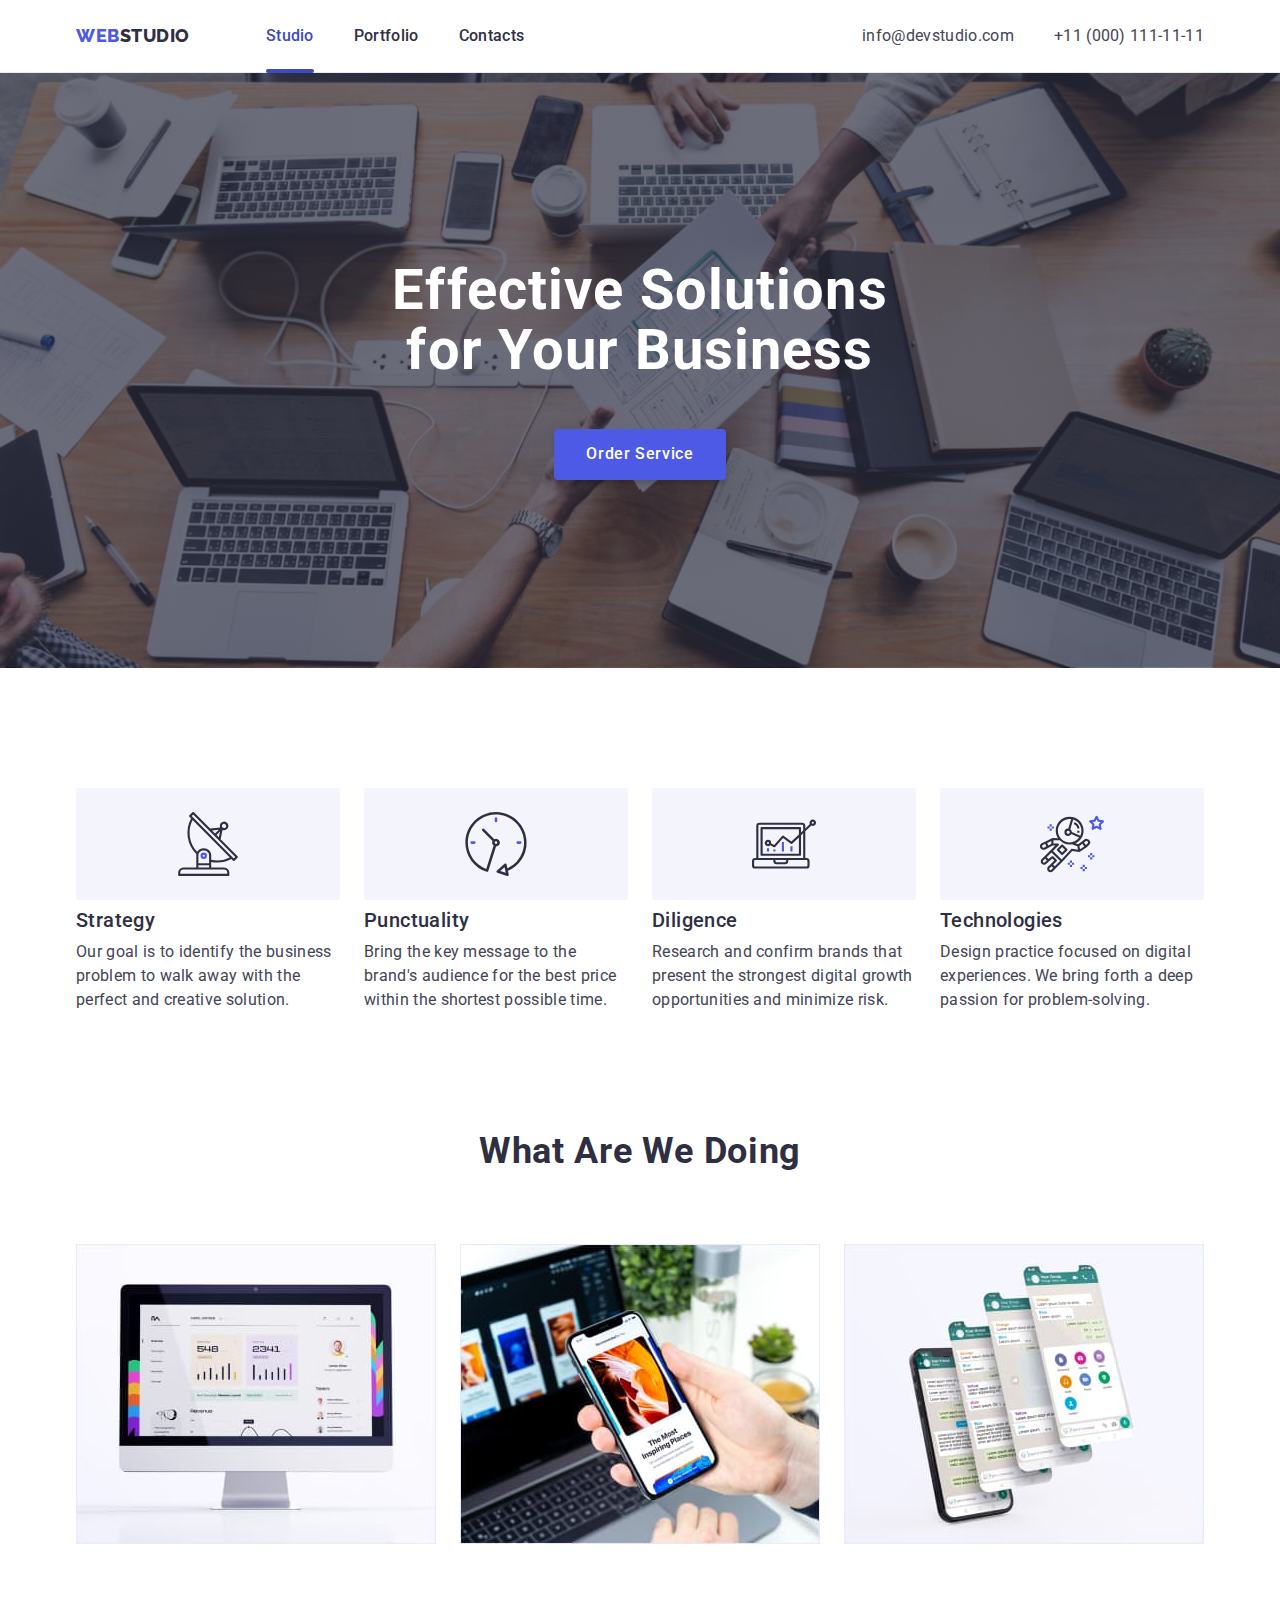
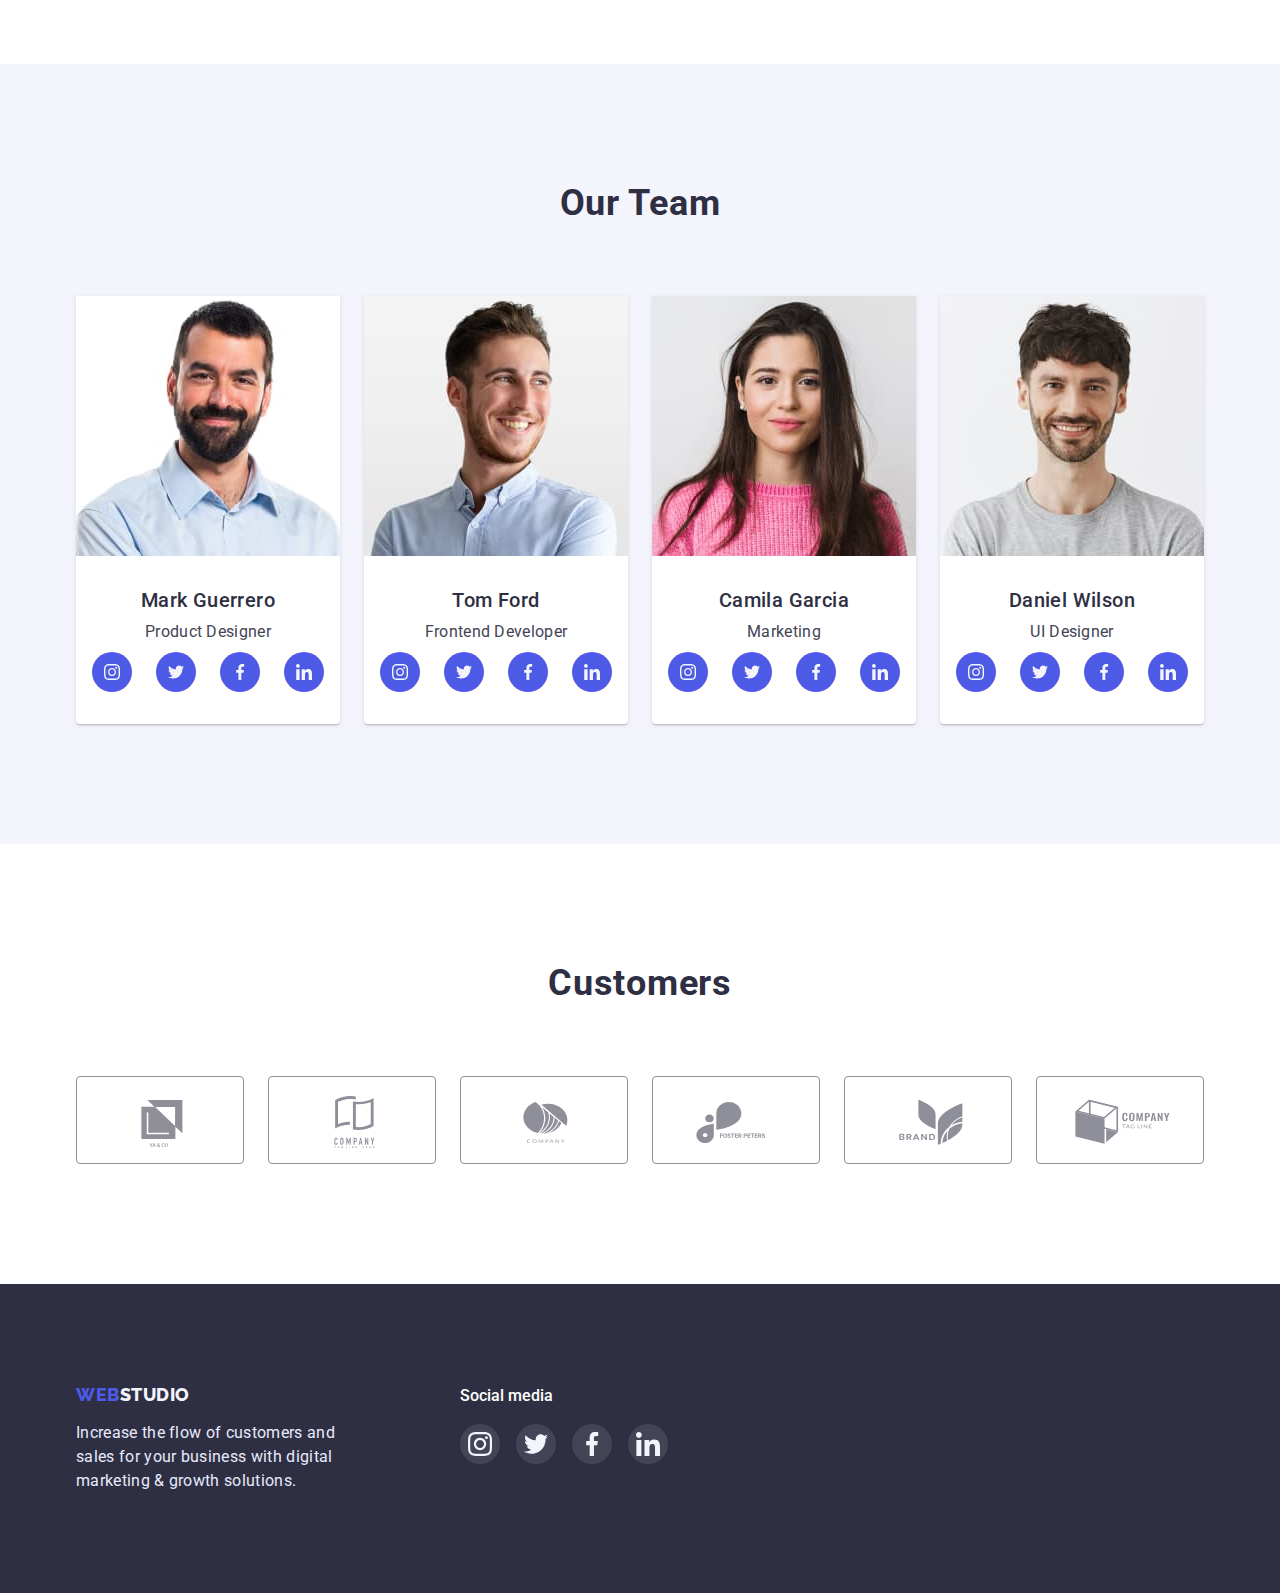
<file: index.html>
<!DOCTYPE html>
<html lang="en">
  <head>
    <meta charset="UTF-8" />
    <meta http-equiv="X-UA-Compatible" content="IE=edge" />
    <meta name="viewport" content="width=device-width, initial-scale=1.0" />
    <title>WebStudio</title>
    <link rel="preconnect" href="https://fonts.googleapis.com" />
    <link rel="preconnect" href="https://fonts.gstatic.com" crossorigin />
    <link
      href="https://fonts.googleapis.com/css2?family=Raleway:wght@800&family=Roboto:wght@400;500;700;900&display=swap"
      rel="stylesheet"
    />
    <link
      rel="stylesheet"
      href="https://cdnjs.cloudflare.com/ajax/libs/modern-normalize/1.0.0/modern-normalize.min.css"
    />
    <link rel="stylesheet" href="./css/styles.css" />
  </head>

  <body>
    <header class="header">
      <div class="container header-container">
        <nav class="header-nav">
          <a href="./index.html" class="header-logo-link"
            ><span class="header-logo-linkweb">Web</span>Studio</a
          >
          <ul class="header-list list">
            <li class="header-item item">
              <a href="./index.html" class="header-nav-link current-page"
                >Studio</a
              >
            </li>
            <li class="header-item item">
              <a href="./portfolio.html" class="header-nav-link link"
                >Portfolio</a
              >
            </li>
            <li class="header-item item">
              <a href="#" class="header-nav-link link">Contacts</a>
            </li>
          </ul>
        </nav>

        <address class="contacts">
          <ul class="contacts-list list">
            <li class="contacts-item">
              <a href="mailto:info@devstudio.com" class="contacts-link link"
                >info@devstudio.com</a
              >
            </li>
            <li class="contacts-item">
              <a href="tel:+110001111111" class="contacts-link link"
                >+11 (000) 111-11-11</a
              >
            </li>
          </ul>
        </address>
      </div>
    </header>

    <main>
      <section class="section hero">
        <div class="container hero-container">
          <h1 class="hero-title">Effective Solutions for Your Business</h1>
          <button type="button" class="hero-btn btn" data-modal-open>
            Order Service
          </button>
        </div>
      </section>

      <section class="section features">
        <div class="container features-container">
          <h2 class="visually-hidden">Our Features</h2>
          <ul class="features-list list">
            <li class="features-item icon-antenna">
              <h3 class="features-item-title">Strategy</h3>
              <p class="features-item-text">
                Our goal is to identify the business problem to walk away with
                the perfect and creative solution.
              </p>
            </li>
            <li class="features-item icon-clock">
              <h3 class="features-item-title">Punctuality</h3>
              <p class="features-item-text">
                Bring the key message to the brand's audience for the best price
                within the shortest possible time.
              </p>
            </li>
            <li class="features-item icon-diagram">
              <h3 class="features-item-title">Diligence</h3>
              <p class="features-item-text">
                Research and confirm brands that present the strongest digital
                growth opportunities and minimize risk.
              </p>
            </li>
            <li class="features-item icon-astronaut">
              <h3 class="features-item-title">Technologies</h3>
              <p class="features-item-text">
                Design practice focused on digital experiences. We bring forth a
                deep passion for problem-solving.
              </p>
            </li>
          </ul>
        </div>
      </section>

      <section class="section about">
        <div class="container about-container">
          <h2 class="about-title">What are we doing</h2>
          <ul class="about-list list">
            <li class="about-item">
              <img
                src="./images/desktop.jpg"
                alt="Website on monitor screen"
                width="360"
              />
            </li>
            <li class="about-item">
              <img src="./images/phone.jpg" alt="Phone in hand" width="360" />
            </li>
            <li class="about-item">
              <img
                src="./images/mobile.jpg"
                alt="Messenger on the phone screen"
                width="360"
              />
            </li>
          </ul>
        </div>
      </section>

      <section class="section team">
        <div class="container team-container">
          <h2 class="team-title">Our Team</h2>
          <ul class="team-list list">
            <li class="team-item">
              <img src="./images/mark.jpg" alt="Mark Guerrero" width="264" />
              <div class="team-item-content">
                <h3 class="team-item-title">Mark Guerrero</h3>
                <p class="team-item-text">Product Designer</p>
                <ul class="team-icon list">
                  <li>
                    <a
                      href="https://www.instagram.com/"
                      target="_blank"
                      title="Instagram"
                      class="link"
                    >
                      <svg width="16" height="16">
                        <use href="./images/icons.svg#TeamInstagram"></use>
                      </svg>
                    </a>
                  </li>
                  <li>
                    <a
                      href="https://twitter.com/"
                      target="_blank"
                      title="Twitter"
                      class="link"
                    >
                      <svg width="16" height="16">
                        <use href="./images/icons.svg#TeamTwitter"></use>
                      </svg>
                    </a>
                  </li>
                  <li>
                    <a
                      href="https://www.facebook.com/"
                      target="_blank"
                      title="Facebook"
                      class="link"
                    >
                      <svg width="16" height="16">
                        <use href="./images/icons.svg#TeamFacebook"></use>
                      </svg>
                    </a>
                  </li>
                  <li>
                    <a
                      href="https://www.linkedin.com/"
                      target="_blank"
                      title="linkedin"
                      class="link"
                    >
                      <svg width="16" height="16">
                        <use href="./images/icons.svg#TeamLinkedIn"></use>
                      </svg>
                    </a>
                  </li>
                </ul>
              </div>
            </li>
            <li class="team-item">
              <img src="./images/tom.jpg" alt="Tom Ford" width="264" />
              <div class="team-item-content">
                <h3 class="team-item-title">Tom Ford</h3>
                <p class="team-item-text">Frontend Developer</p>
                <ul class="team-icon list">
                  <li>
                    <a
                      href="https://www.instagram.com/"
                      target="_blank"
                      title="Instagram"
                      class="link"
                    >
                      <svg width="16" height="16">
                        <use href="./images/icons.svg#TeamInstagram"></use>
                      </svg>
                    </a>
                  </li>
                  <li>
                    <a
                      href="https://twitter.com/"
                      target="_blank"
                      title="Twitter"
                      class="link"
                    >
                      <svg width="16" height="16">
                        <use href="./images/icons.svg#TeamTwitter"></use>
                      </svg>
                    </a>
                  </li>
                  <li>
                    <a
                      href="https://www.facebook.com/"
                      target="_blank"
                      title="Facebook"
                      class="link"
                    >
                      <svg width="16" height="16">
                        <use href="./images/icons.svg#TeamFacebook"></use>
                      </svg>
                    </a>
                  </li>
                  <li>
                    <a
                      href="https://www.linkedin.com/"
                      target="_blank"
                      title="linkedin"
                      class="link"
                    >
                      <svg width="16" height="16">
                        <use href="./images/icons.svg#TeamLinkedIn"></use>
                      </svg>
                    </a>
                  </li>
                </ul>
              </div>
            </li>
            <li class="team-item">
              <img src="./images/camila.jpg" alt="Camila Garcia" width="264" />
              <div class="team-item-content">
                <h3 class="team-item-title">Camila Garcia</h3>
                <p class="team-item-text">Marketing</p>
                <ul class="team-icon list">
                  <li>
                    <a
                      href="https://www.instagram.com/"
                      target="_blank"
                      title="Instagram"
                      class="link"
                    >
                      <svg width="16" height="16">
                        <use href="./images/icons.svg#TeamInstagram"></use>
                      </svg>
                    </a>
                  </li>
                  <li>
                    <a
                      href="https://twitter.com/"
                      target="_blank"
                      title="Twitter"
                      class="link"
                    >
                      <svg width="16" height="16">
                        <use href="./images/icons.svg#TeamTwitter"></use>
                      </svg>
                    </a>
                  </li>
                  <li>
                    <a
                      href="https://www.facebook.com/"
                      target="_blank"
                      title="Facebook"
                      class="link"
                    >
                      <svg width="16" height="16">
                        <use href="./images/icons.svg#TeamFacebook"></use>
                      </svg>
                    </a>
                  </li>
                  <li>
                    <a
                      href="https://www.linkedin.com/"
                      target="_blank"
                      title="linkedin"
                      class="link"
                    >
                      <svg width="16" height="16">
                        <use href="./images/icons.svg#TeamLinkedIn"></use>
                      </svg>
                    </a>
                  </li>
                </ul>
              </div>
            </li>
            <li class="team-item">
              <img src="./images/daniel.jpg" alt="Daniel Wilson" width="264" />
              <div class="team-item-content">
                <h3 class="team-item-title">Daniel Wilson</h3>
                <p class="team-item-text">UI Designer</p>
                <ul class="team-icon list">
                  <li>
                    <a
                      href="https://www.instagram.com/"
                      target="_blank"
                      title="Instagram"
                      class="link"
                    >
                      <svg width="16" height="16">
                        <use href="./images/icons.svg#TeamInstagram"></use>
                      </svg>
                    </a>
                  </li>
                  <li>
                    <a
                      href="https://twitter.com/"
                      target="_blank"
                      title="Twitter"
                      class="link"
                    >
                      <svg width="16" height="16">
                        <use href="./images/icons.svg#TeamTwitter"></use>
                      </svg>
                    </a>
                  </li>
                  <li>
                    <a
                      href="https://www.facebook.com/"
                      target="_blank"
                      title="Facebook"
                      class="link"
                    >
                      <svg width="16" height="16">
                        <use href="./images/icons.svg#TeamFacebook"></use>
                      </svg>
                    </a>
                  </li>
                  <li>
                    <a
                      href="https://www.linkedin.com/"
                      target="_blank"
                      title="linkedin"
                      class="link"
                    >
                      <svg width="16" height="16">
                        <use href="./images/icons.svg#TeamLinkedIn"></use>
                      </svg>
                    </a>
                  </li>
                </ul>
              </div>
            </li>
          </ul>
        </div>
      </section>

      <section class="section customers">
        <div class="container customers-container">
          <h2 class="customers-title">Customers</h2>
          <ul class="customers-list list">
            <li class="customers-item">
              <a
                href="#"
                target="_blank"
                title="YA and CO"
                class="customers-link link"
              >
                <svg width="104" height="56" class="customers-icon">
                  <use href="./images/icons.svg#Logo1YACO"></use>
                </svg>
              </a>
            </li>
            <li class="customers-item">
              <a
                href="#"
                target="_blank"
                title="Company Tagline Here"
                class="customers-link link"
              >
                <svg width="104" height="56" class="customers-icon">
                  <use href="./images/icons.svg#Logo2TagHere"></use>
                </svg>
              </a>
            </li>
            <li class="customers-item">
              <a
                href="#"
                target="_blank"
                title="Company"
                class="customers-link link"
              >
                <svg width="104" height="56" class="customers-icon">
                  <use href="./images/icons.svg#Logo3Company"></use>
                </svg>
              </a>
            </li>
            <li class="customers-item">
              <a
                href="#"
                target="_blank"
                title="Foster Peters"
                class="customers-link link"
              >
                <svg width="104" height="56" class="customers-icon">
                  <use href="./images/icons.svg#Logo4Foster"></use>
                </svg>
              </a>
            </li>
            <li class="customers-item">
              <a
                href="#"
                target="_blank"
                title="Brand"
                class="customers-link link"
              >
                <svg width="104" height="56" class="customers-icon">
                  <use href="./images/icons.svg#Logo5Brand"></use>
                </svg>
              </a>
            </li>
            <li class="customers-item">
              <a
                href="#"
                target="_blank"
                title="Company Tag Line"
                class="customers-link link"
              >
                <svg width="104" height="56" class="customers-icon">
                  <use href="./images/icons.svg#Logo6TagLine"></use>
                </svg>
              </a>
            </li>
          </ul>
        </div>
      </section>
    </main>

    <footer class="footer">
      <div class="container footer-container">
        <div class="footer-logo">
          <a href="./index.html" class="footer-logo-link"
            ><span class="footer-logo-linkweb">Web</span>Studio</a
          >
          <p class="footer-text">
            Increase the flow of customers and sales for your business with
            digital marketing & growth solutions.
          </p>
        </div>

        <div class="footer-social">
          <h3 class="social-title">Social media</h3>
          <ul class="social-list list">
            <li class="social-item">
              <a
                href="https://www.instagram.com/"
                target="_blank"
                title="Instagram"
                class="social-icon link"
              >
                <svg width="24" height="24">
                  <use href="./images/icons.svg#FooterInstagram"></use>
                </svg>
              </a>
            </li>
            <li class="social-item">
              <a
                href="https://twitter.com/"
                target="_blank"
                title="Twitter"
                class="social-icon link"
              >
                <svg width="24" height="24">
                  <use href="./images/icons.svg#FooterTwitter"></use>
                </svg>
              </a>
            </li>
            <li class="social-item">
              <a
                href="https://www.facebook.com/"
                target="_blank"
                title="Facebook"
                class="social-icon link"
              >
                <svg width="24" height="24">
                  <use href="./images/icons.svg#FooterFacebook"></use>
                </svg>
              </a>
            </li>
            <li class="social-item">
              <a
                href="https://www.linkedin.com/"
                target="_blank"
                title="linkedin"
                class="social-icon link"
              >
                <svg width="24" height="24">
                  <use href="./images/icons.svg#FooterLinkedIn"></use>
                </svg>
              </a>
            </li>
          </ul>
        </div>
      </div>
    </footer>

    <div class="backdrop is-hidden" data-modal>
      <div class="modal">
        <button type="button" class="modal-btn-close btn" data-modal-close>
          <svg class="modal-icon-close" width="8" height="8">
            <use href="./images/icons.svg#modal-icon-close"></use>
          </svg>
        </button>
      </div>
    </div>

    <script src="./js/modal.js"></script>
  </body>
</html>
</file>
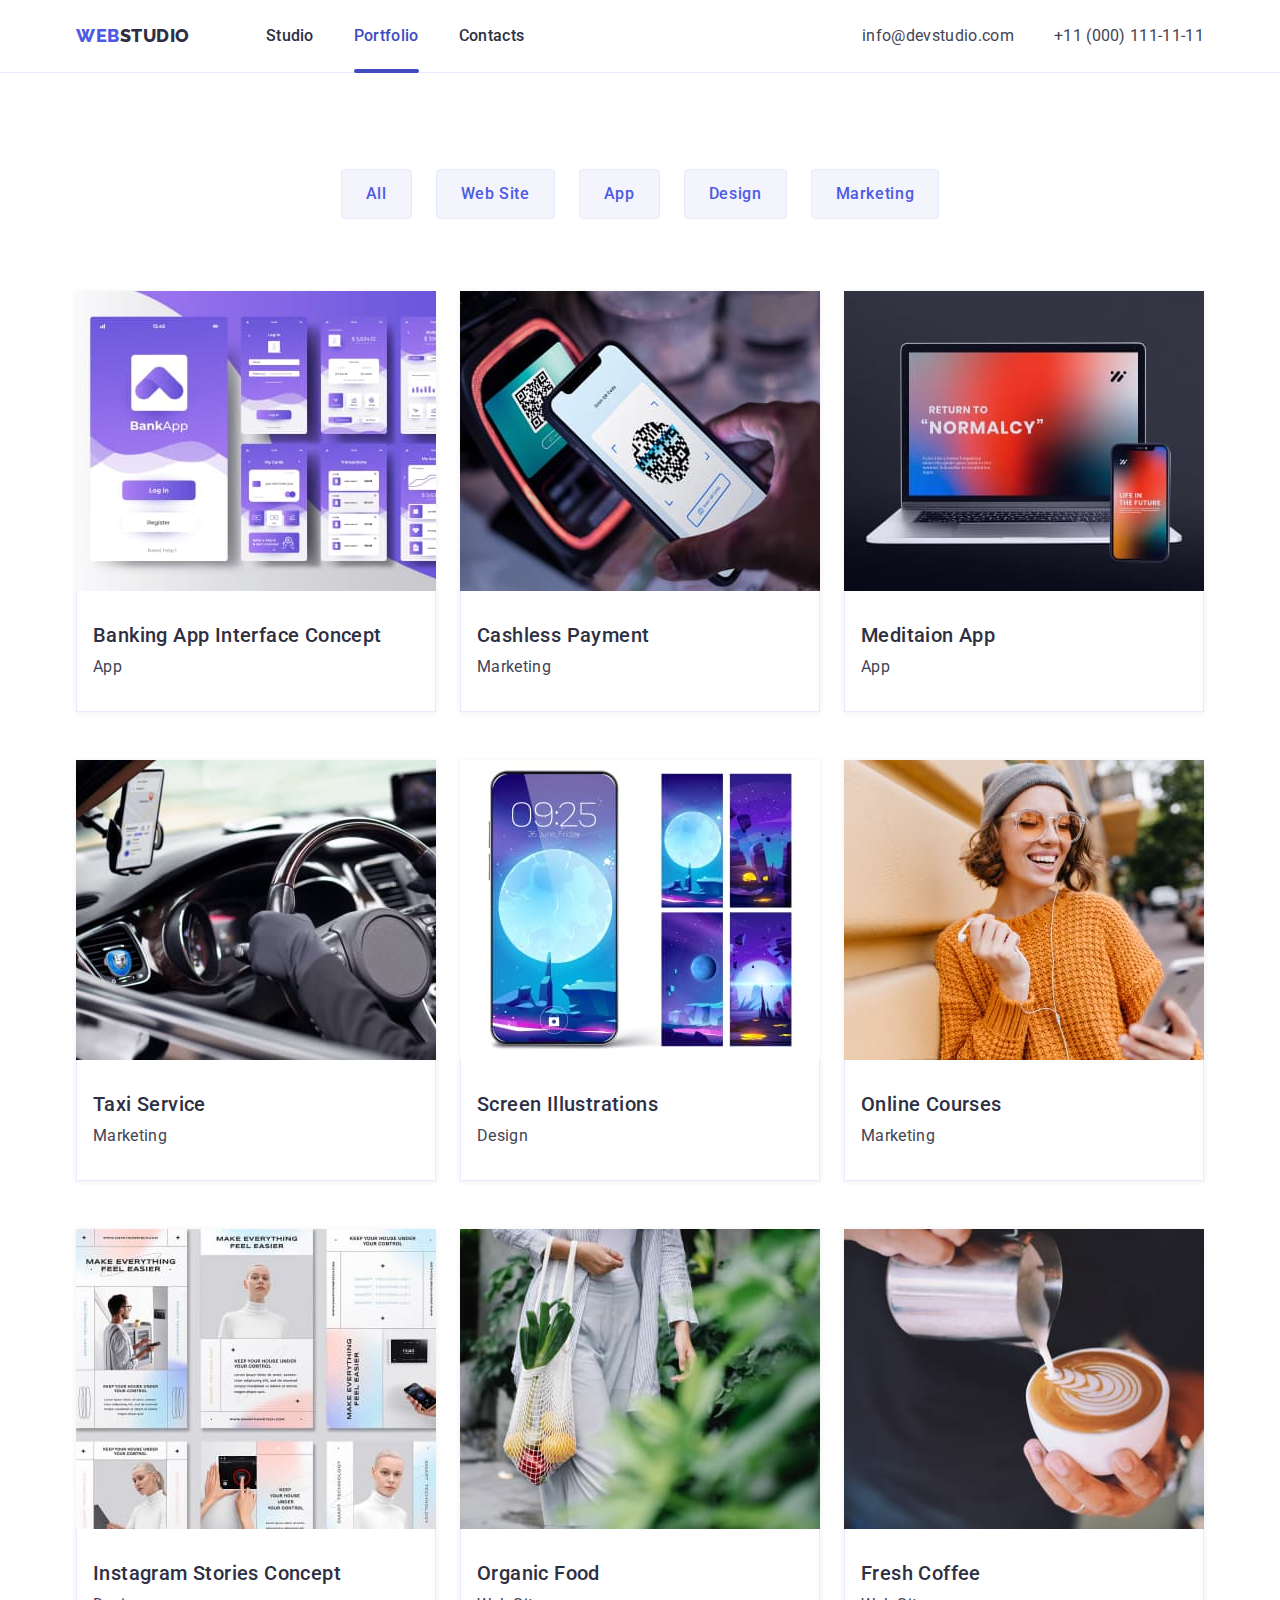
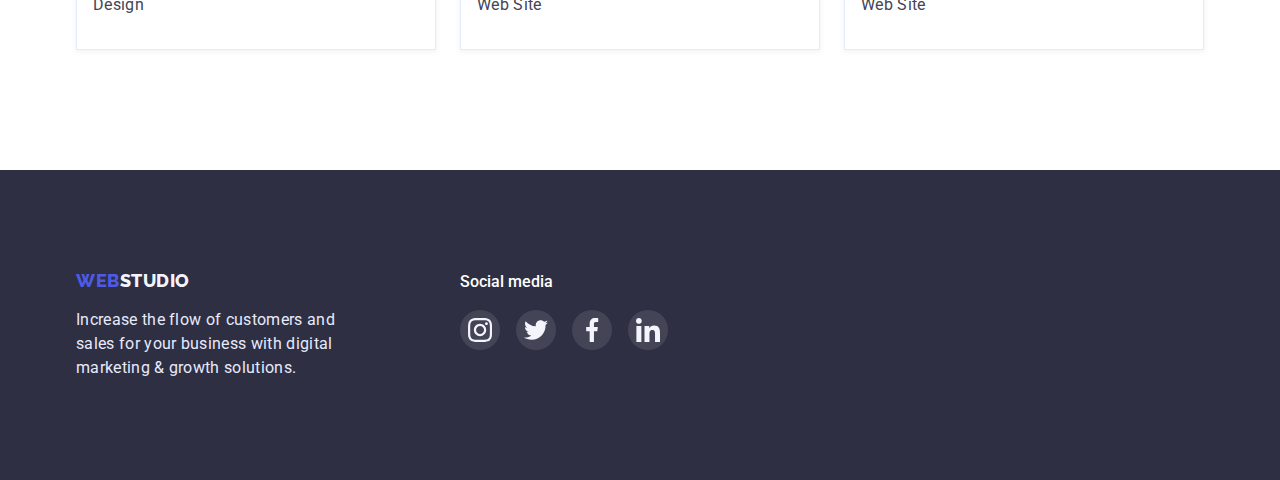
<file: portfolio.html>
<!DOCTYPE html>
<html lang="en">
  <head>
    <meta charset="UTF-8" />
    <meta http-equiv="X-UA-Compatible" content="IE=edge" />
    <meta name="viewport" content="width=device-width, initial-scale=1.0" />
    <title>WebStudio</title>
    <link rel="preconnect" href="https://fonts.googleapis.com" />
    <link rel="preconnect" href="https://fonts.gstatic.com" crossorigin />
    <link
      href="https://fonts.googleapis.com/css2?family=Raleway:wght@800&family=Roboto:wght@400;500;700;900&display=swap"
      rel="stylesheet"
    />
    <link
      rel="stylesheet"
      href="https://cdnjs.cloudflare.com/ajax/libs/modern-normalize/1.0.0/modern-normalize.min.css"
    />
    <link rel="stylesheet" href="./css/styles.css" />
  </head>
  <body>
    <header class="header">
      <div class="container header-container">
        <nav class="header-nav">
          <a href="./index.html" class="header-logo-link"
            ><span class="header-logo-linkweb">Web</span>Studio</a
          >
          <ul class="header-list list">
            <li class="header-item">
              <a href="./index.html" class="header-nav-link link">Studio</a>
            </li>
            <li class="header-item">
              <a href="./portfolio.html" class="header-nav-link current-page"
                >Portfolio</a
              >
            </li>
            <li class="header-item">
              <a href="#" class="header-nav-link link">Contacts</a>
            </li>
          </ul>
        </nav>
        <address class="contacts">
          <ul class="contacts-list list">
            <li class="contacts-item">
              <a href="mailto:info@devstudio.com" class="contacts-link link"
                >info@devstudio.com</a
              >
            </li>
            <li class="contacts-item">
              <a href="tel:+110001111111" class="contacts-link link"
                >+11 (000) 111-11-11</a
              >
            </li>
          </ul>
        </address>
      </div>
    </header>

    <main>
      <section class="section filter">
        <div class="container filter-container">
          <ul class="filter-list list">
            <li class="filter-item">
              <button type="button" class="filter-btn btn">All</button>
            </li>
            <li class="filter-item">
              <button type="button" class="filter-btn btn">Web Site</button>
            </li>
            <li class="filter-item">
              <button type="button" class="filter-btn btn">App</button>
            </li>
            <li class="filter-item">
              <button type="button" class="filter-btn btn">Design</button>
            </li>
            <li class="filter-item">
              <button type="button" class="filter-btn btn">Marketing</button>
            </li>
          </ul>

          <ul class="cadr-list list">
            <li class="card-item">
              <a href="#" class="card-link link">
                <div class="overlay-thumb">
                  <img
                    src="./images/bankingapp.jpg"
                    alt="Banking App Interface Concept"
                    width="360"
                  />
                  <div class="overlay-content">
                    <p class="overlay-text">
                      14 Stylish and User-Friendly App Design Concepts · Task
                      Manager App · Calorie Tracker App · Exotic Fruit Ecommerce
                      App · Cloud Storage App
                    </p>
                  </div>
                </div>
                <div class="card-item-content">
                  <h3 class="card-item-title">Banking App Interface Concept</h3>
                  <p class="card-item-text">App</p>
                </div>
              </a>
            </li>

            <li class="card-item">
              <a href="#" class="card-link link">
                <div class="overlay-thumb">
                  <img
                    src="./images/cashless.jpg"
                    alt="Cashless Payment"
                    width="360"
                  />
                  <div class="overlay-content">
                    <p class="overlay-text">
                      14 Stylish and User-Friendly App Design Concepts · Task
                      Manager App · Calorie Tracker App · Exotic Fruit Ecommerce
                      App · Cloud Storage App
                    </p>
                  </div>
                </div>
                <div class="card-item-content">
                  <h3 class="card-item-title">Cashless Payment</h3>
                  <p class="card-item-text">Marketing</p>
                </div>
              </a>
            </li>

            <li class="card-item">
              <a href="#" class="card-link link">
                <div class="overlay-thumb">
                  <img
                    src="./images/meditaionapp.jpg"
                    alt="Meditaion App"
                    width="360"
                  />
                  <div class="overlay-content">
                    <p class="overlay-text">
                      14 Stylish and User-Friendly App Design Concepts · Task
                      Manager App · Calorie Tracker App · Exotic Fruit Ecommerce
                      App · Cloud Storage App
                    </p>
                  </div>
                </div>
                <div class="card-item-content">
                  <h3 class="card-item-title">Meditaion App</h3>
                  <p class="card-item-text">App</p>
                </div>
              </a>
            </li>

            <li class="card-item">
              <a href="#" class="card-link link">
                <div class="overlay-thumb">
                  <img
                    src="./images/taxiservice.jpg"
                    alt="Taxi Service"
                    width="360"
                  />
                  <div class="overlay-content">
                    <p class="overlay-text">
                      14 Stylish and User-Friendly App Design Concepts · Task
                      Manager App · Calorie Tracker App · Exotic Fruit Ecommerce
                      App · Cloud Storage App
                    </p>
                  </div>
                </div>
                <div class="card-item-content">
                  <h3 class="card-item-title">Taxi Service</h3>
                  <p class="card-item-text">Marketing</p>
                </div>
              </a>
            </li>

            <li class="card-item">
              <a href="#" class="card-link link">
                <div class="overlay-thumb">
                  <img
                    src="./images/screenillustrations.jpg"
                    alt="Screen Illustrations"
                    width="360"
                  />
                  <div class="overlay-content">
                    <p class="overlay-text">
                      14 Stylish and User-Friendly App Design Concepts · Task
                      Manager App · Calorie Tracker App · Exotic Fruit Ecommerce
                      App · Cloud Storage App
                    </p>
                  </div>
                </div>
                <div class="card-item-content">
                  <h3 class="card-item-title">Screen Illustrations</h3>
                  <p class="card-item-text">Design</p>
                </div>
              </a>
            </li>

            <li class="card-item">
              <a href="#" class="card-link link">
                <div class="overlay-thumb">
                  <img
                    src="./images/onlinecourses.jpg"
                    alt="Online Courses"
                    width="360"
                  />
                  <div class="overlay-content">
                    <p class="overlay-text">
                      14 Stylish and User-Friendly App Design Concepts · Task
                      Manager App · Calorie Tracker App · Exotic Fruit Ecommerce
                      App · Cloud Storage App
                    </p>
                  </div>
                </div>
                <div class="card-item-content">
                  <h3 class="card-item-title">Online Courses</h3>
                  <p class="card-item-text">Marketing</p>
                </div>
              </a>
            </li>

            <li class="card-item">
              <a href="#" class="card-link link">
                <div class="overlay-thumb">
                  <img
                    src="./images/instagram.jpg"
                    alt="Instagram Stories Concept"
                    width="360"
                  />
                  <div class="overlay-content">
                    <p class="overlay-text">
                      14 Stylish and User-Friendly App Design Concepts · Task
                      Manager App · Calorie Tracker App · Exotic Fruit Ecommerce
                      App · Cloud Storage App
                    </p>
                  </div>
                </div>
                <div class="card-item-content">
                  <h3 class="card-item-title">Instagram Stories Concept</h3>
                  <p class="card-item-text">Design</p>
                </div>
              </a>
            </li>

            <li class="card-item">
              <a href="#" class="card-link link">
                <div class="overlay-thumb">
                  <img
                    src="./images/organicfood.jpg"
                    alt="Organic Food"
                    width="360"
                  />
                  <div class="overlay-content">
                    <p class="overlay-text">
                      14 Stylish and User-Friendly App Design Concepts · Task
                      Manager App · Calorie Tracker App · Exotic Fruit Ecommerce
                      App · Cloud Storage App
                    </p>
                  </div>
                </div>
                <div class="card-item-content">
                  <h3 class="card-item-title">Organic Food</h3>
                  <p class="card-item-text">Web Site</p>
                </div>
              </a>
            </li>

            <li class="card-item">
              <a href="#" class="card-link link">
                <div class="overlay-thumb">
                  <img
                    src="./images/coffee.jpg"
                    alt="Fresh Coffee"
                    width="360"
                  />
                  <div class="overlay-content">
                    <p class="overlay-text">
                      14 Stylish and User-Friendly App Design Concepts · Task
                      Manager App · Calorie Tracker App · Exotic Fruit Ecommerce
                      App · Cloud Storage App
                    </p>
                  </div>
                </div>
                <div class="card-item-content">
                  <h3 class="card-item-title">Fresh Coffee</h3>
                  <p class="card-item-text">Web Site</p>
                </div>
              </a>
            </li>
          </ul>
        </div>
      </section>
    </main>

    <footer class="footer">
      <div class="container footer-container">
        <div class="footer-logo">
          <a href="./index.html" class="footer-logo-link"
            ><span class="footer-logo-linkweb">Web</span>Studio</a
          >
          <p class="footer-text">
            Increase the flow of customers and sales for your business with
            digital marketing & growth solutions.
          </p>
        </div>

        <div class="footer-social">
          <h3 class="social-title">Social media</h3>
          <ul class="social-list list">
            <li class="social-item">
              <a
                href="https://www.instagram.com/"
                target="_blank"
                title="Instagram"
                class="social-icon link"
              >
                <svg width="24" height="24">
                  <use href="./images/icons.svg#FooterInstagram"></use>
                </svg>
              </a>
            </li>
            <li class="social-item">
              <a
                href="https://twitter.com/"
                target="_blank"
                title="Twitter"
                class="social-icon link"
              >
                <svg width="24" height="24">
                  <use href="./images/icons.svg#FooterTwitter"></use>
                </svg>
              </a>
            </li>
            <li class="social-item">
              <a
                href="https://www.facebook.com/"
                target="_blank"
                title="Facebook"
                class="social-icon link"
              >
                <svg width="24" height="24">
                  <use href="./images/icons.svg#FooterFacebook"></use>
                </svg>
              </a>
            </li>
            <li class="social-item">
              <a
                href="https://www.linkedin.com/"
                target="_blank"
                title="linkedin"
                class="social-icon link"
              >
                <svg width="24" height="24">
                  <use href="./images/icons.svg#FooterLinkedIn"></use>
                </svg>
              </a>
            </li>
          </ul>
        </div>
      </div>
    </footer>
  </body>
</html>
</file>
<file: css/styles.css>
:root {
  --primary-text-color: #2e2f42;
  --primary-title-font-weight: 500;
  --secondary-text-color: #434455;
  --logo-link-font-weight: 800;
  --logo-text-color-web: #4d5ae5;
  --logo-text-color-header: #2e2f42;
  --logo-text-color-footer: #f4f4fd;
  --nav-link-color: #2e2f42;
  --contacts-link-color: #434455;
  --link-color-accent: #404bbf;
  --hero-title-color: #ffffff;
  --hero-backgrnd-color: #2e2f42;
  --hero-btn-text-color: #ffffff;
  --hero-btn-backgrnd-color: #4d5ae5;
  --hero-btn-accent-color: #404bbf;
  --team-backgrnd-color: #f4f4fd;
  --team-item-backgrnd-color: #ffffff;
  --footer-text-color: #e7e9fc;
  --footer-backgrnd-color: #2e2f42;
  --filter-btn-text-color: #4d5ae5;
  --filter-btn-backgrnd-color: #f4f4fd;
  --filter-btn-accent-text-color: #ffffff;
  --filter-btn-accent-backgrnd-color: #404bbf;
}

h1,
h2,
h3,
h4,
h5,
p {
  margin: 0;
  padding: 0;
}

ul {
  margin: 0;
  padding: 0;
}

img {
  display: block;
  max-width: 100%;
  height: auto;
}

body {
  font-family: "Roboto", sans-serif;
  color: var(--primary-text-color);
}

.list {
  list-style: none;
  padding: 0;
  margin: 0;
}

.link {
  text-decoration: none;
}

.btn {
  cursor: pointer;
}

.section {
  padding-top: 120px;
  padding-bottom: 120px;
}

.container {
  max-width: 1158px;
  padding-left: 15px;
  padding-right: 15px;
  padding: 0 15px;
  margin: 0 auto;
}

/*------------ HEADER ------------*/
.header {
  border-bottom: 1px solid #e7e9fc;
}

.header-container {
  display: flex;
  align-items: center;
}

.header-nav {
  display: flex;
  align-items: center;
}

.header-logo-link {
  font-family: "Raleway", sans-serif;
  font-weight: var(--logo-link-font-weight);
  font-size: 18px;
  line-height: 1.33;
  align-items: center;
  letter-spacing: 0.03em;
  text-transform: uppercase;
  text-decoration: none;
  color: var(--logo-text-color-header);
  padding-top: 24px;
  padding-bottom: 24px;
}

.header-logo-linkweb {
  color: var(--logo-text-color-web);
}

.header-list {
  display: flex;
  align-items: center;
  gap: 40px;
  margin-left: 76px;
}

.header-item {
}

.header-nav-link {
  display: block;
  font-family: "Roboto";
  font-weight: 500;
  font-size: 16px;
  line-height: 1.5;
  letter-spacing: 0.02em;
  color: var(--nav-link-color);
  padding-top: 24px;
  padding-bottom: 24px;
  transition: 250ms cubic-bezier(0.4, 0, 0.2, 1);
}

.header-nav-link:hover,
.header-nav-link:focus {
  color: var(--link-color-accent);
}

.current-page {
  position: relative;
  text-decoration: none;
  color: var(--link-color-accent);
}

.current-page::after {
  content: "";
  position: absolute;
  width: 100%;
  height: 4px;
  left: 0;
  bottom: -1px;
  background-color: var(--link-color-accent);
  border-radius: 2px;
}

.contacts {
  margin-top: 0;
  margin-bottom: 0;
  margin-left: auto;
}

.contacts-list {
  display: flex;
  align-items: center;
}

.contacts-list .contacts-item + .contacts-item {
  margin-left: 40px;
}

.contacts-item {
}

.contacts-link {
  font-family: "Roboto";
  font-style: normal;
  font-size: 16px;
  line-height: 1.5;
  letter-spacing: 0.02em;
  color: var(--contacts-link-color);
  padding-top: 24px;
  padding-bottom: 24px;
  transition: 250ms cubic-bezier(0.4, 0, 0.2, 1);
}

.contacts-link:hover,
.contacts-link:focus {
  color: var(--link-color-accent);
}

/*------------ HERO ------------*/
.hero {
  max-width: 1440px;
  margin-left: auto;
  margin-right: auto;
  background-color: var(--hero-backgrnd-color);
  padding-top: 188px;
  padding-bottom: 188px;
  background-image: linear-gradient(
      to right,
      rgba(46, 47, 66, 0.7),
      rgba(46, 47, 66, 0.7)
    ),
    url(../images/people-office.jpg);
  background-repeat: no-repeat;
  background-position: center;
  background-size: cover;
}

.hero-container {
  display: flex;
  align-items: center;
  flex-direction: column;
}

.hero-title {
  font-size: 56px;
  line-height: 1.07;
  letter-spacing: 0.02em;
  color: var(--hero-title-color);
  max-width: 550px;
  text-align: center;
}

.hero-btn {
  display: flex;
  font-family: inherit;
  font-weight: 500;
  font-size: 16px;
  line-height: 1.18;
  letter-spacing: 0.04em;
  color: var(--hero-btn-text-color);
  background: var(--hero-btn-backgrnd-color);
  box-shadow: 0px 4px 4px rgba(0, 0, 0, 0.15);
  border-radius: 4px;
  padding: 16px 32px;
  gap: 10px;
  margin-top: 48px;
  border: 0;
  text-align: center;
  transition: 250ms cubic-bezier(0.4, 0, 0.2, 1);
}

.hero-btn:hover,
.hero-btn:focus {
  background: var(--hero-btn-accent-color);
}

/*------------ FEATURES ------------*/
.features {
}

.features-container {
}

.visually-hidden {
  position: absolute;
  white-space: nowrap;
  width: 1px;
  height: 1px;
  overflow: hidden;
  border: 0;
  padding: 0;
  clip: rect(0 0 0 0);
  clip-path: inset(50%);
  margin: -1px;
}

.features-list {
  display: flex;
  gap: 24px;
}

.features-item {
  /* width: 264px; */
  width: calc((1128 - 3 * 24px) / 4);
}

.features-item::before {
  content: "";
  display: block;
  height: 112px;
  background-size: contain;
  background-repeat: no-repeat;
  background-position: center;
  background-color: #f4f4fd;
  border-radius: 4px;
}

.icon-antenna::before {
  background-image: url(../images/antenna.svg);
  background-size: 64px;
}

.icon-clock::before {
  background-image: url(../images/clock.svg);
  background-size: 64px;
}

.icon-diagram::before {
  background-image: url(../images/diagram.svg);
  background-size: 64px;
}

.icon-astronaut::before {
  background-image: url(../images/astronaut.svg);
  background-size: 64px;
}

.features-item-title {
  font-weight: var(--primary-title-font-weight);
  font-size: 20px;
  line-height: 1.2;
  letter-spacing: 0.02em;
  margin-top: 8px;
  margin-bottom: 8px;
  width: 264px;
}

.features-item-text {
  font-size: 16px;
  line-height: 1.5;
  letter-spacing: 0.02em;
  color: var(--secondary-text-color);
  width: 264px;
}

/*------------ ABOUT ------------*/
.about {
  padding-top: 0;
}

.about-container {
}

.about-title {
  font-size: 36px;
  line-height: 1.11;
  letter-spacing: 0.02em;
  text-transform: capitalize;
  text-align: center;
}

.about-list {
  display: flex;
  margin-top: 72px;
  gap: 24px;
}

.about-item {
  /* width: 360px; */
  width: calc((1128 - 2 * 24px) / 3);
}

/*------------ TEAM ------------*/
.team {
  background: var(--team-backgrnd-color);
}

.team-container {
}

.team-title {
  font-size: 36px;
  line-height: 1.11;
  letter-spacing: 0.02em;
  text-transform: capitalize;
  text-align: center;
}

.team-list {
  display: flex;
  background-color: #f4f4fd;
  gap: 24px;
  margin-top: 72px;
}

.team-item {
  background: var(--team-item-backgrnd-color);
  box-shadow: 0px 1px 6px rgba(46, 47, 66, 0.08),
    0px 1px 1px rgba(46, 47, 66, 0.16), 0px 2px 1px rgba(46, 47, 66, 0.08);
  border-radius: 0px 0px 4px 4px;
  text-align: center;
  /* width: 264px; */
  width: calc((1128 - 3 * 24px) / 4);
}

.team-item-content {
  padding: 32px 16px;
}

.team-item-title {
  font-weight: var(--primary-title-font-weight);
  font-size: 20px;
  line-height: 1.2;
  letter-spacing: 0.02em;
}

.team-item-text {
  font-size: 16px;
  line-height: 1.5;
  letter-spacing: 0.02em;
  color: var(--secondary-text-color);
  margin-top: 8px;
}

.team-icon {
  display: flex;
  justify-content: center;
  gap: 24px;
  margin-top: 8px;
}

.team-icon li {
}

.team-icon a {
  display: inline-block;
  width: 40px;
  height: 40px;
  border-radius: 50%;
  padding: 12px;
  background-color: #4d5ae5;
  transition: 250ms cubic-bezier(0.4, 0, 0.2, 1);
}

.team-icon a:hover,
.team-icon a:focus {
  background-color: #404bbf;
}

.team-icon svg {
  fill: #f4f4fd;
}

/*------------ CUSTOMERS ------------*/
.customers {
}

.customers-container {
}
.customers-title {
  font-size: 36px;
  line-height: 1.11;
  letter-spacing: 0.02em;
  text-transform: capitalize;
  text-align: center;
}
.customers-list {
  display: flex;
  margin-top: 72px;
  justify-content: center;
  gap: 24px;
}

.customers-item {
  width: 168px;
  height: 88px;
}

.customers-link {
  display: inline-block;
  width: 100%;
  height: 100%;
  border: 1px solid #8e8f99;
  border-radius: 4px;
  padding: 16px 32px;
  transition: 250ms cubic-bezier(0.4, 0, 0.2, 1);
}

.customers-link:hover,
.customers-link:focus {
  border: 1px solid #404bbf;
}

.customers-icon {
  fill: #8e8f99;
  transition: 250ms cubic-bezier(0.4, 0, 0.2, 1);
}

.customers-link:is(:hover, :focus) > .customers-icon {
  fill: #404bbf;
}

/*------------ FOOTER ------------*/
.footer {
  background: var(--footer-backgrnd-color);
  padding-top: 100px;
  padding-bottom: 100px;
}

.footer-container {
  display: flex;
  align-items: baseline;
}

.footer-logo {
  margin-right: 120px;
}

.footer-logo-link {
  display: block;
  font-family: "Raleway", sans-serif;
  font-weight: var(--logo-link-font-weight);
  font-size: 18px;
  line-height: 1.16;
  align-items: center;
  letter-spacing: 0.03em;
  text-transform: uppercase;
  text-decoration: none;
  color: var(--logo-text-color-footer);
}

.footer-logo-linkweb {
  color: var(--logo-text-color-web);
}

.footer-text {
  display: block;
  font-size: 16px;
  line-height: 1.5;
  letter-spacing: 0.02em;
  color: var(--footer-text-color);
  margin-top: 16px;
  width: 264px;
}

.footer-social {
}

.social-title {
  font-family: "Roboto";
  font-style: normal;
  font-weight: 500;
  font-size: 16px;
  line-height: 24px;
  color: #ffffff;
}

.social-list {
  display: flex;
  justify-content: center;
  gap: 16px;
  margin-top: 16px;
}

.social-item {
}

.social-icon {
  display: inline-block;
  width: 40px;
  height: 40px;
  background-color: rgba(255, 255, 255, 0.1);
  border-radius: 50%;
  padding: 8px;
  outline: 1px #f4f4fd;
  transition: 250ms cubic-bezier(0.4, 0, 0.2, 1);
}

.social-icon:hover,
.social-icon:focus {
  background-color: #31d0aa;
}

.social-icon svg {
  fill: #f4f4fd;
}

/*------------ FILTER ------------*/
.filter {
  padding-top: 96px;
}

.filter-container {
}

.filter-list {
  display: flex;
  gap: 24px;
  justify-content: center;
  margin-bottom: 72px;
}

.filter-item {
  align-items: center;
}

.filter-btn {
  background: var(--filter-btn-backgrnd-color);
  border: 1px solid #e7e9fc;
  border-radius: 4px;
  font-family: "Roboto";
  font-style: normal;
  font-weight: 500;
  font-size: 16px;
  line-height: 1.5;
  align-items: center;
  text-align: center;
  letter-spacing: 0.04em;
  color: var(--filter-btn-text-color);
  padding: 12px 24px;
  transition: 250ms cubic-bezier(0.4, 0, 0.2, 1);
}

.filter-btn:hover,
.filter-btn:focus {
  background: var(--filter-btn-accent-backgrnd-color);
  color: var(--filter-btn-accent-text-color);
  box-shadow: 0px 3px 1px rgba(0, 0, 0, 0.1), 0px 2px 1px rgba(0, 0, 0, 0.08),
    0px 2px 2px rgba(0, 0, 0, 0.12);
  border: 1px solid #404bbf;
}

.filter-container-card {
}

.cadr-list {
  display: flex;
  flex-wrap: wrap;
}

.card-item {
  /* width: 360px; */
  width: calc((100% - 2 * 24px) / 3);
  margin-right: 24px;
  margin-bottom: 48px;
}

.card-link {
  display: block;
  color: #2e2f42;
  box-shadow: 0px 1px 6px rgba(46, 47, 66, 0.08);
  transition: 250ms cubic-bezier(0.4, 0, 0.2, 1);
}

.card-link:is(:hover, :focus) {
  box-shadow: 0px 1px 6px rgba(46, 47, 66, 0.08),
    0px 1px 1px rgba(46, 47, 66, 0.16), 0px 2px 1px rgba(46, 47, 66, 0.08);
}

.card-item:nth-child(3n) {
  margin-right: 0;
}

.card-item:nth-last-child(-n + 3) {
  margin-bottom: 0;
}

.card-item-content {
  width: 360px;
  border: 1px solid #e7e9fc;
  border-top: none;
  padding-left: 16px;
  padding-top: 32px;
  padding-bottom: 32px;
}

.card-item-title {
  font-weight: var(--primary-title-font-weight);
  font-size: 20px;
  line-height: 1.2;
  letter-spacing: 0.02em;
}

.card-item-text {
  font-size: 16px;
  line-height: 1.5;
  letter-spacing: 0.02em;
  color: var(--secondary-text-color);
  margin-top: 8px;
}

/*--------- FILTER-CARD-OVERLAY ---------*/
.overlay-thumb {
  position: relative;
  overflow: hidden;
}

.overlay-content {
  position: absolute;
  top: 0;
  left: 0;
  width: 100%;
  height: 100%;
  background-color: #4d5ae5;
  transform: translatey(100%);
  transition: transform 250ms cubic-bezier(0.4, 0, 0.2, 1);
  opacity: 0.9;
}

.overlay-text {
  position: absolute;
  padding: 40px 32px 0px 32px;
  font-family: "Roboto";
  font-style: normal;
  font-weight: 400;
  font-size: 16px;
  line-height: 24px;
  color: #f4f4fd;
}

.card-link:is(:hover, :focus) .overlay-content {
  transform: translatey(0);
}

/*------- BACKDROP and MODAL window -------*/
.backdrop {
  position: fixed;
  top: 0;
  left: 0;
  width: 100%;
  height: 100%;
  background-color: rgba(46, 47, 66, 0.4);
  transition: 500ms cubic-bezier(0.4, 0, 0.2, 1);
}

.backdrop.is-hidden {
  opacity: 0;
  pointer-events: none;
  visibility: hidden;
}

.backdrop.is-hidden .modal {
  transform: translate(-50%, -50%) scale(0.7);
}

.modal {
  position: absolute;
  top: 50%;
  left: 50%;
  min-width: 408px;
  min-height: 576px;
  background-color: #fcfcfc;
  border-radius: 4px;
  box-shadow: 0px 1px 1px rgba(0, 0, 0, 0.14), 0px 1px 3px rgba(0, 0, 0, 0.12),
    0px 2px 1px rgba(0, 0, 0, 0.2);
  transform: translate(-50%, -51%) scale(1);
  transition: transform 500ms cubic-bezier(0.4, 0, 0.2, 1);
}

.modal-btn-close {
  position: absolute;
  top: 24px;
  right: 24px;
  display: flex;
  justify-content: center;
  align-items: center;
  width: 24px;
  height: 24px;
  border-radius: 50%;
  background-color: #e7e9fc;
  border: 1px solid rgba(0, 0, 0, 0.1);
  transition: 250ms cubic-bezier(0.4, 0, 0.2, 1);
}

.modal-btn-close:is(:hover, :focus) {
  background-color: #404bbf;
  border: 1px solid #404bbf;
}

.modal-icon-close {
}

.modal-btn-close:is(:hover, :focus) .modal-icon-close {
  fill: #ffffff;
}
</file>
